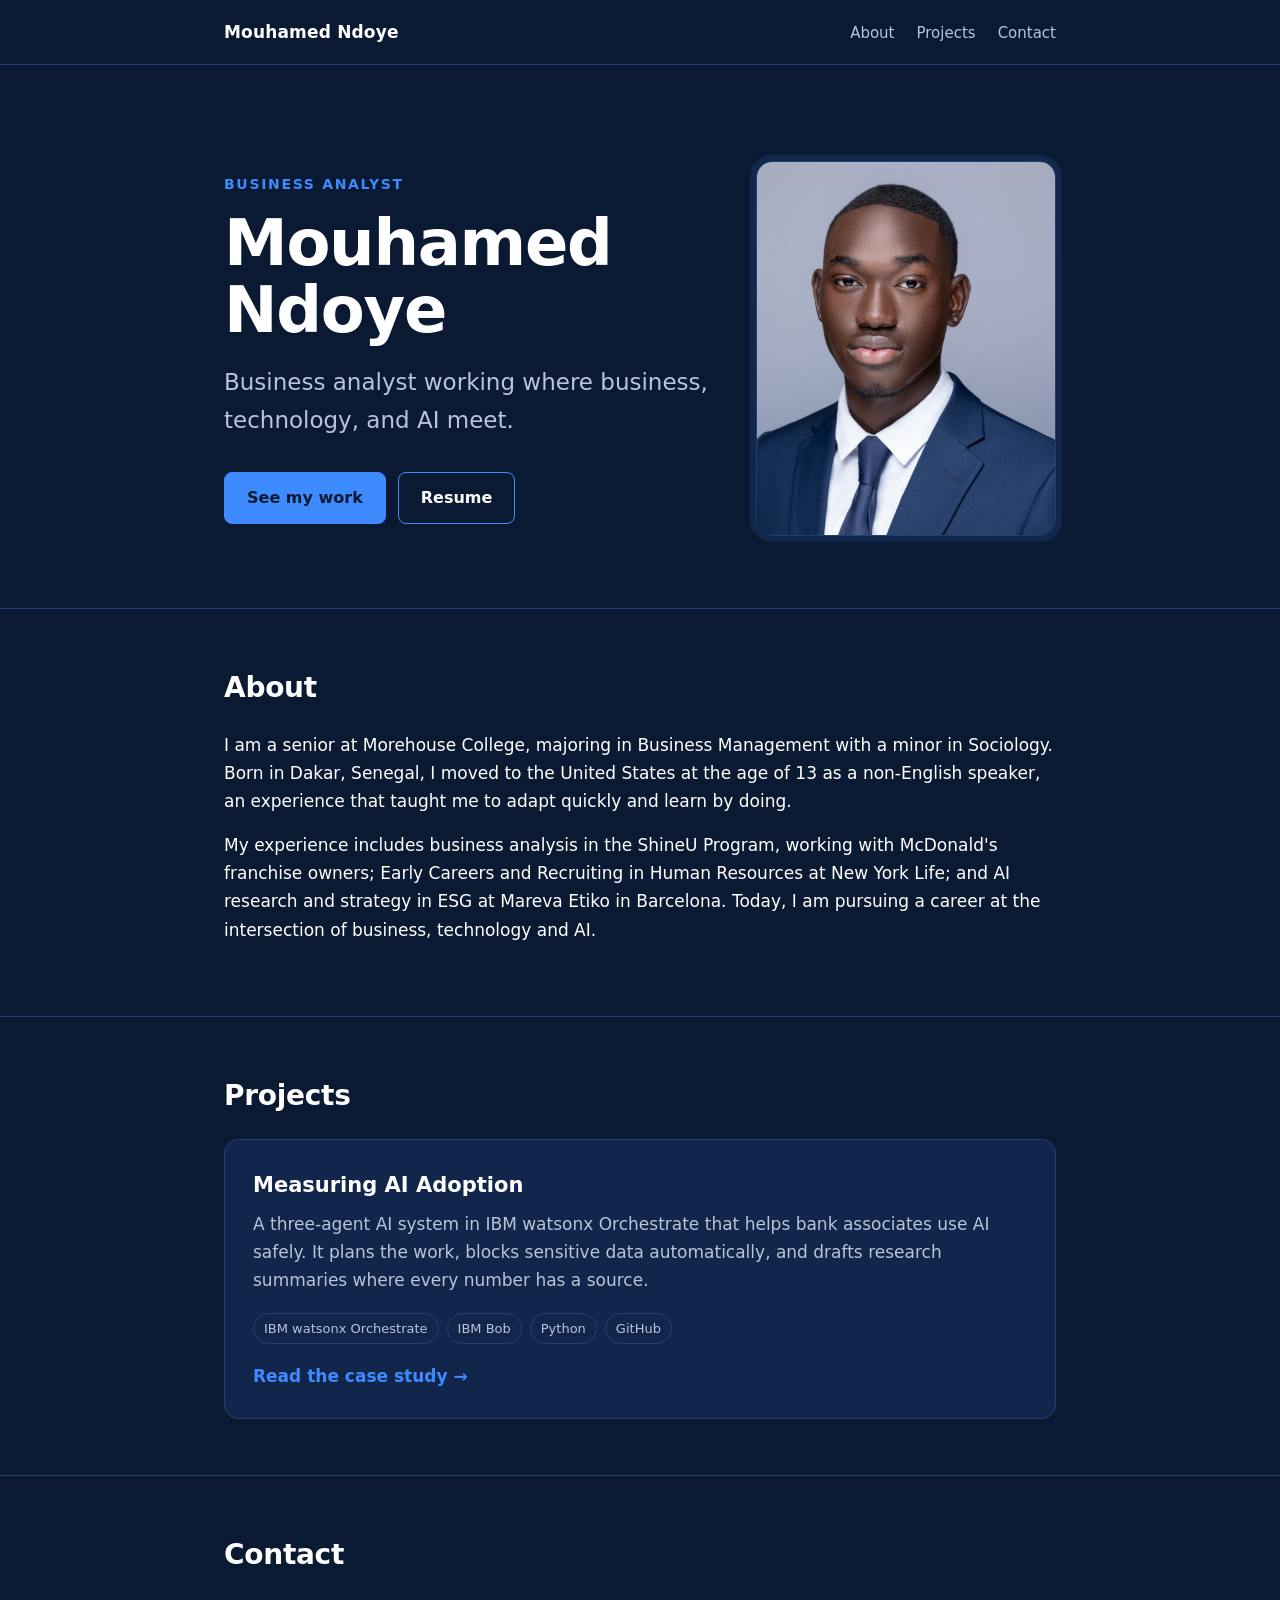
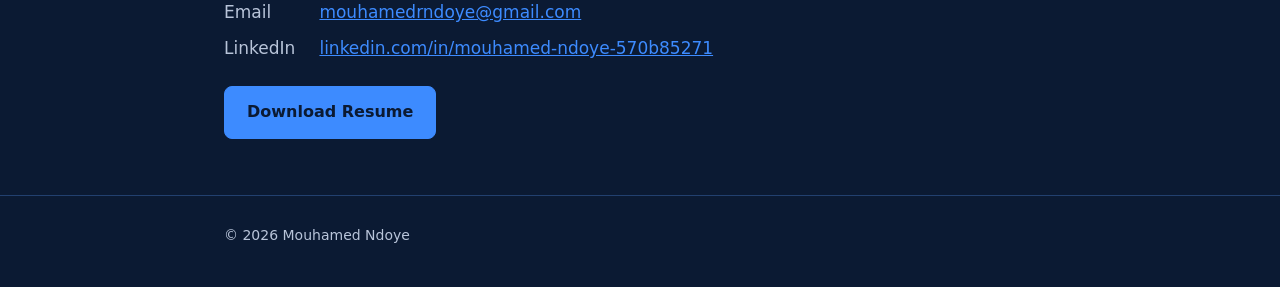
<file: index.html>
<!DOCTYPE html>
<html lang="en">
<head>
  <meta charset="UTF-8">
  <meta name="viewport" content="width=device-width, initial-scale=1">
  <title>Mouhamed Ndoye</title>
  <meta name="description" content="Mouhamed Ndoye, business analyst working where business, technology, and AI meet.">
  <link rel="stylesheet" href="style.css">
</head>
<body>
  <nav>
    <div class="wrap">
      <a class="brand" href="index.html">Mouhamed Ndoye</a>
      <ul>
        <li><a href="#about">About</a></li>
        <li><a href="#projects">Projects</a></li>
        <li><a href="#contact">Contact</a></li>
      </ul>
    </div>
  </nav>

  <header class="hero">
    <div class="wrap hero-grid">
      <div>
        <p class="eyebrow">Business Analyst</p>
        <h1>Mouhamed Ndoye</h1>
        <p class="lede">Business analyst working where business, technology, and AI meet.</p>
        <div class="buttons">
          <a class="btn btn-primary" href="#projects">See my work</a>
          <a class="btn btn-ghost" href="resume.pdf" target="_blank" rel="noopener">Resume</a>
        </div>
      </div>
      <img class="portrait" src="photo.jpg" alt="Portrait of Mouhamed Ndoye">
    </div>
  </header>

  <main>
    <section id="about">
      <div class="wrap">
        <h2>About</h2>
        <p>I am a senior at Morehouse College, majoring in Business Management with a minor in Sociology. Born in Dakar, Senegal, I moved to the United States at the age of 13 as a non-English speaker, an experience that taught me to adapt quickly and learn by doing.</p>
        <p>My experience includes business analysis in the ShineU Program, working with McDonald's franchise owners; Early Careers and Recruiting in Human Resources at New York Life; and AI research and strategy in ESG at Mareva Etiko in Barcelona. Today, I am pursuing a career at the intersection of business, technology and AI.</p>
      </div>
    </section>

    <section id="projects">
      <div class="wrap">
        <h2>Projects</h2>
        <a class="card" href="case-study.html">
          <h3>Measuring AI Adoption</h3>
          <p>A three-agent AI system in IBM watsonx Orchestrate that helps bank associates use AI safely. It plans the work, blocks sensitive data automatically, and drafts research summaries where every number has a source.</p>
          <div class="tags">
            <span class="tag">IBM watsonx Orchestrate</span>
            <span class="tag">IBM Bob</span>
            <span class="tag">Python</span>
            <span class="tag">GitHub</span>
          </div>
          <span class="more">Read the case study &rarr;</span>
        </a>
      </div>
    </section>

    <section id="contact">
      <div class="wrap">
        <h2>Contact</h2>
        <ul class="contact">
          <li><span>Email</span> <a href="mailto:mouhamedrndoye@gmail.com">mouhamedrndoye@gmail.com</a></li>
          <li><span>LinkedIn</span> <a href="https://www.linkedin.com/in/mouhamed-ndoye-570b85271" target="_blank" rel="noopener">linkedin.com/in/mouhamed-ndoye-570b85271</a></li>
        </ul>
        <a class="btn btn-primary" href="resume.pdf" target="_blank" rel="noopener">Download Resume</a>
      </div>
    </section>
  </main>

  <footer>
    <div class="wrap">&copy; 2026 Mouhamed Ndoye</div>
  </footer>
</body>
</html>
</file>
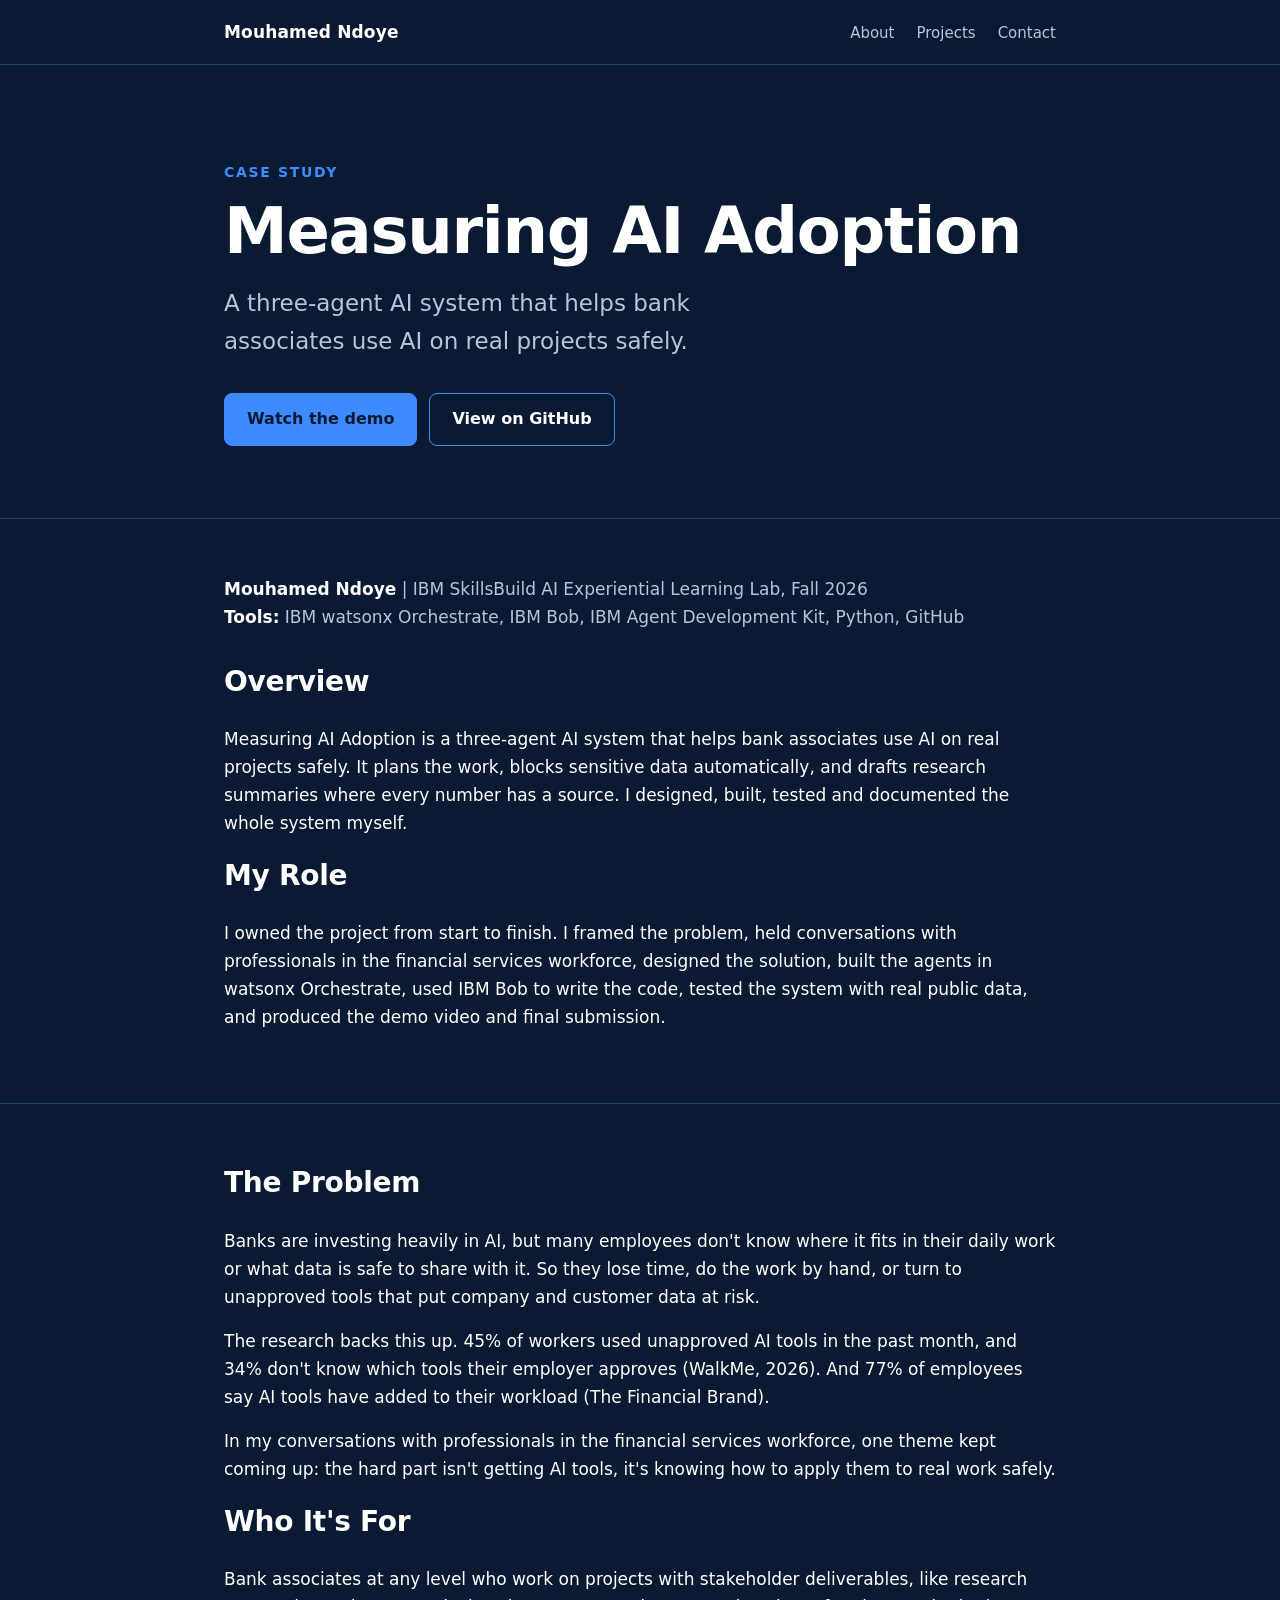
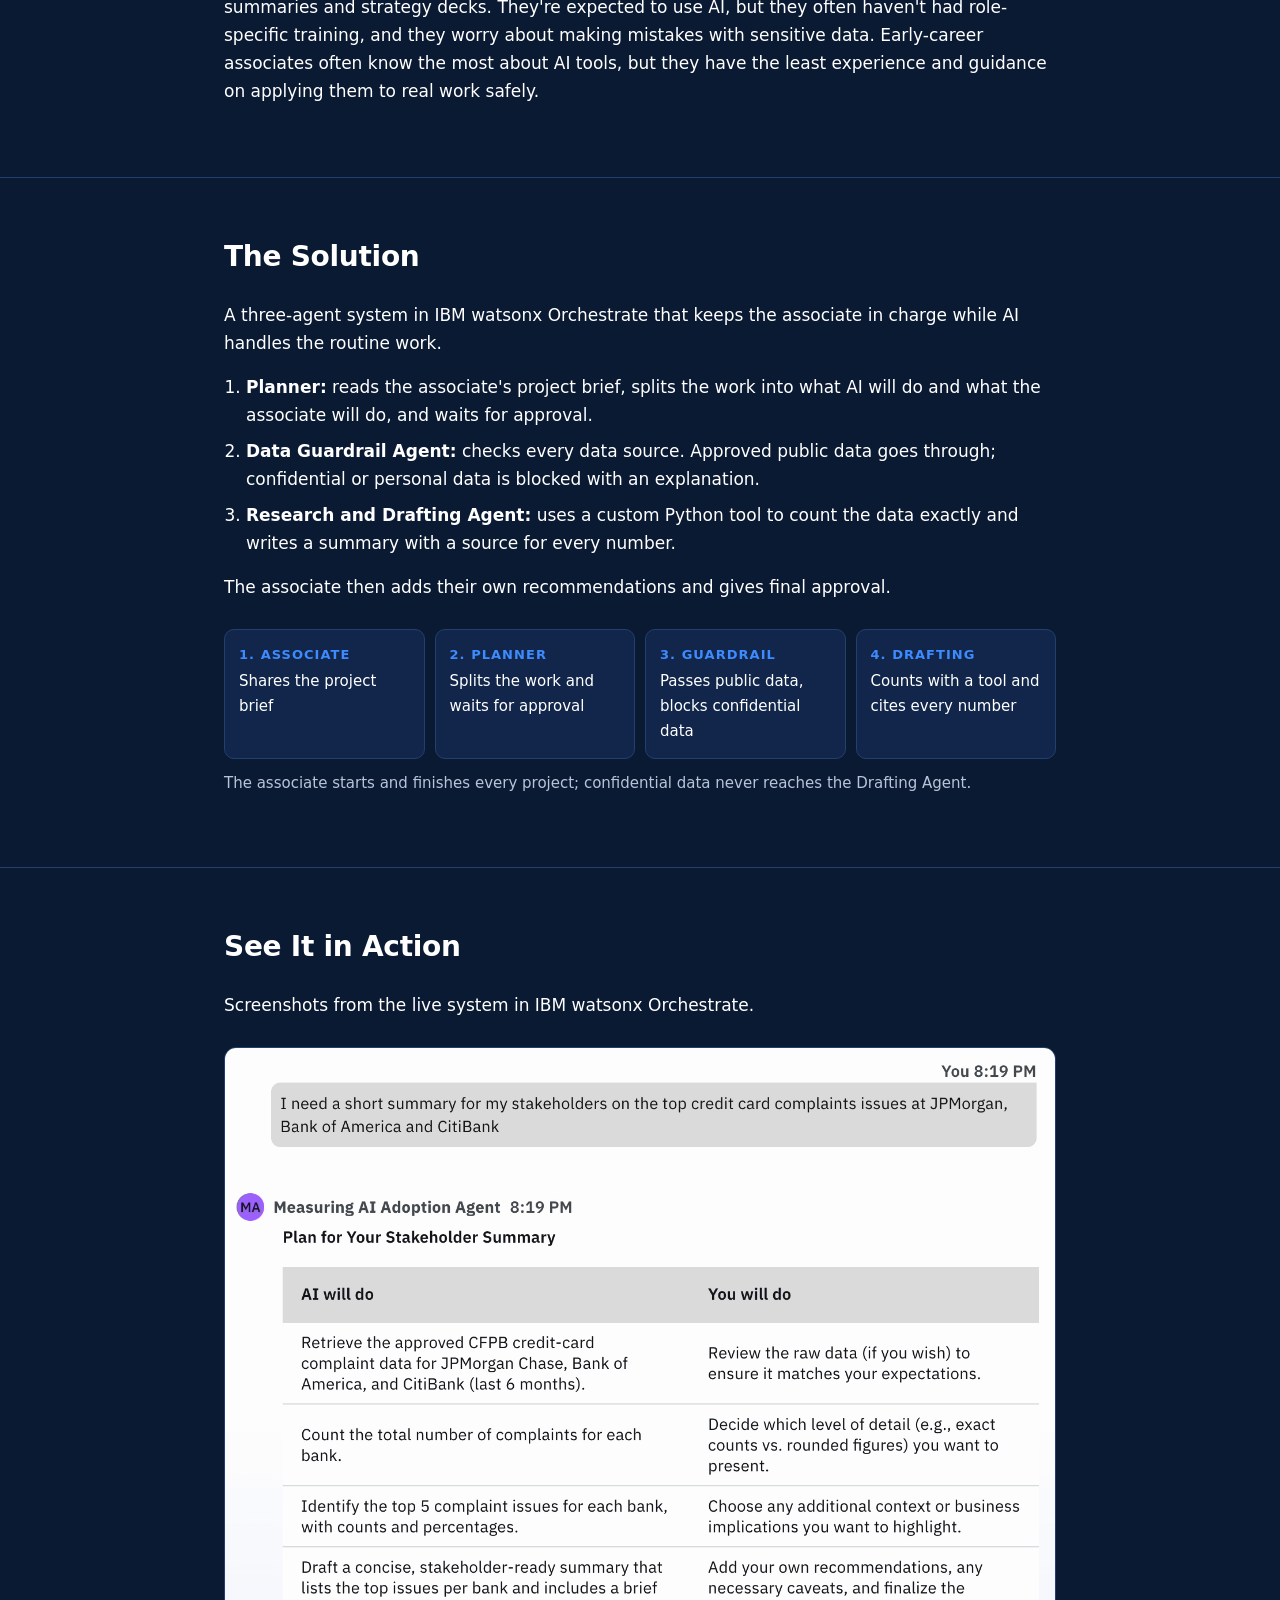
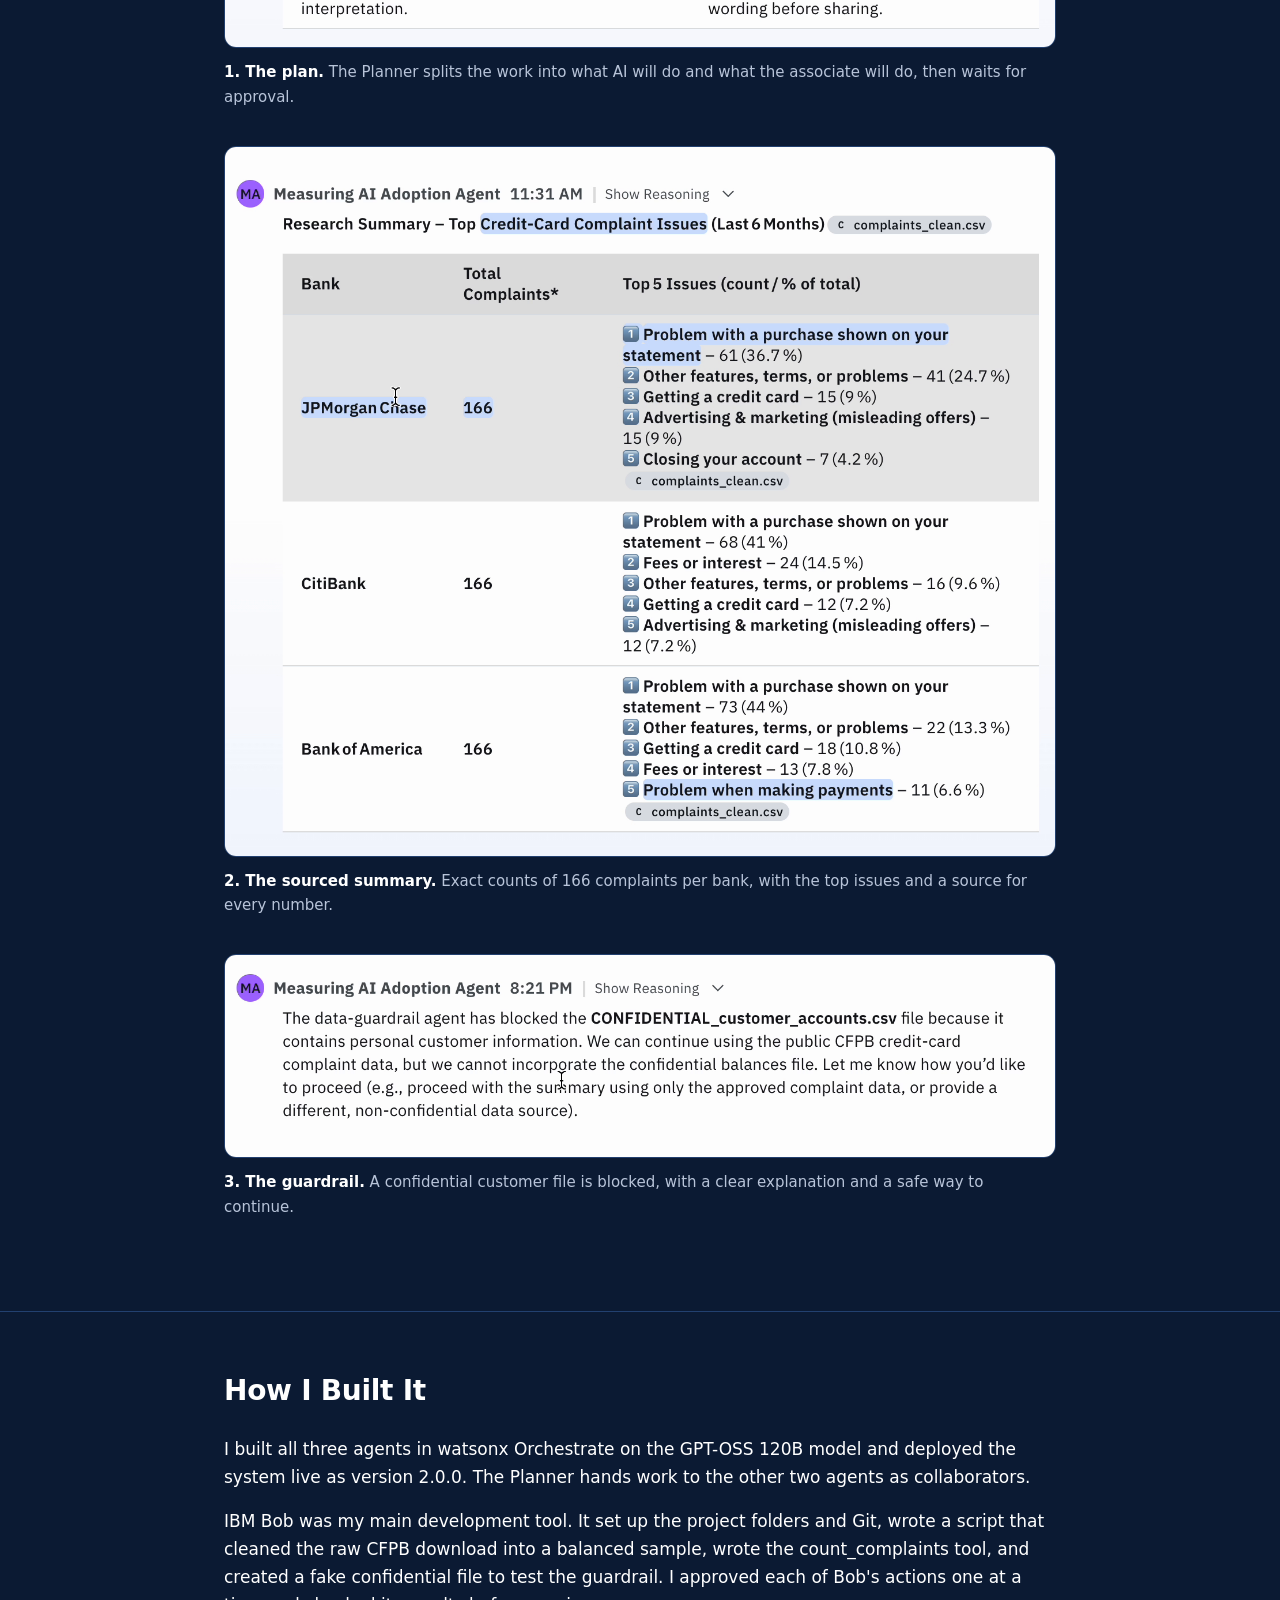
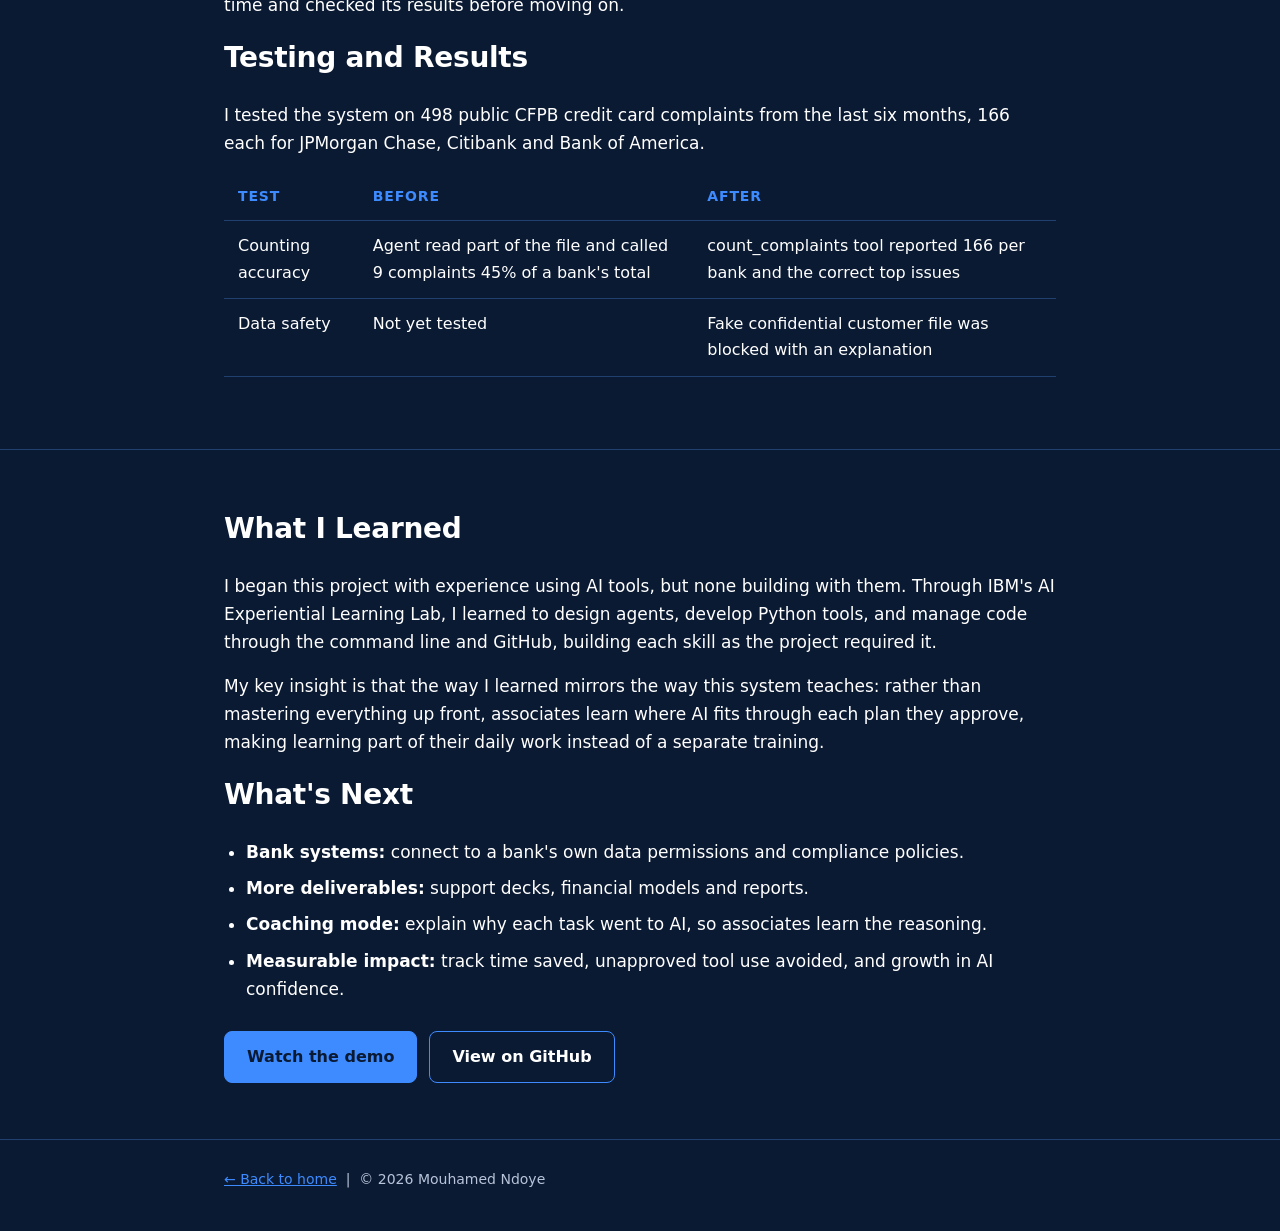
<file: case-study.html>
<!DOCTYPE html>
<html lang="en">
<head>
  <meta charset="UTF-8">
  <meta name="viewport" content="width=device-width, initial-scale=1">
  <title>Measuring AI Adoption | Mouhamed Ndoye</title>
  <meta name="description" content="Case study: a three-agent AI system in IBM watsonx Orchestrate that helps bank associates use AI safely.">
  <link rel="stylesheet" href="style.css">
</head>
<body>
  <nav>
    <div class="wrap">
      <a class="brand" href="index.html">Mouhamed Ndoye</a>
      <ul>
        <li><a href="index.html#about">About</a></li>
        <li><a href="index.html#projects">Projects</a></li>
        <li><a href="index.html#contact">Contact</a></li>
      </ul>
    </div>
  </nav>

  <header class="hero">
    <div class="wrap">
      <p class="eyebrow">Case Study</p>
      <h1>Measuring AI Adoption</h1>
      <p class="lede">A three-agent AI system that helps bank associates use AI on real projects safely.</p>
      <div class="buttons">
        <a class="btn btn-primary" href="https://youtu.be/lvUOonhr5vI" target="_blank" rel="noopener">Watch the demo</a>
        <a class="btn btn-ghost" href="https://github.com/mouhamedrndoye-glitch/measuring-ai-adoption" target="_blank" rel="noopener">View on GitHub</a>
      </div>
    </div>
  </header>

  <main class="case">
    <section>
      <div class="wrap">
        <p class="meta"><strong>Mouhamed Ndoye</strong> | IBM SkillsBuild AI Experiential Learning Lab, Fall 2026<br>
        <strong>Tools:</strong> IBM watsonx Orchestrate, IBM Bob, IBM Agent Development Kit, Python, GitHub</p>

        <h2>Overview</h2>
        <p>Measuring AI Adoption is a three-agent AI system that helps bank associates use AI on real projects safely. It plans the work, blocks sensitive data automatically, and drafts research summaries where every number has a source. I designed, built, tested and documented the whole system myself.</p>

        <h2>My Role</h2>
        <p>I owned the project from start to finish. I framed the problem, held conversations with professionals in the financial services workforce, designed the solution, built the agents in watsonx Orchestrate, used IBM Bob to write the code, tested the system with real public data, and produced the demo video and final submission.</p>
      </div>
    </section>

    <section>
      <div class="wrap">
        <h2>The Problem</h2>
        <p>Banks are investing heavily in AI, but many employees don't know where it fits in their daily work or what data is safe to share with it. So they lose time, do the work by hand, or turn to unapproved tools that put company and customer data at risk.</p>
        <p>The research backs this up. 45% of workers used unapproved AI tools in the past month, and 34% don't know which tools their employer approves (WalkMe, 2026). And 77% of employees say AI tools have added to their workload (The Financial Brand).</p>
        <p>In my conversations with professionals in the financial services workforce, one theme kept coming up: the hard part isn't getting AI tools, it's knowing how to apply them to real work safely.</p>

        <h2>Who It's For</h2>
        <p>Bank associates at any level who work on projects with stakeholder deliverables, like research summaries and strategy decks. They're expected to use AI, but they often haven't had role-specific training, and they worry about making mistakes with sensitive data. Early-career associates often know the most about AI tools, but they have the least experience and guidance on applying them to real work safely.</p>
      </div>
    </section>

    <section>
      <div class="wrap">
        <h2>The Solution</h2>
        <p>A three-agent system in IBM watsonx Orchestrate that keeps the associate in charge while AI handles the routine work.</p>
        <ol>
          <li><strong>Planner:</strong> reads the associate's project brief, splits the work into what AI will do and what the associate will do, and waits for approval.</li>
          <li><strong>Data Guardrail Agent:</strong> checks every data source. Approved public data goes through; confidential or personal data is blocked with an explanation.</li>
          <li><strong>Research and Drafting Agent:</strong> uses a custom Python tool to count the data exactly and writes a summary with a source for every number.</li>
        </ol>
        <p>The associate then adds their own recommendations and gives final approval.</p>

        <div class="flow" aria-label="How the system works">
          <div class="step"><b>1. Associate</b>Shares the project brief</div>
          <div class="step"><b>2. Planner</b>Splits the work and waits for approval</div>
          <div class="step"><b>3. Guardrail</b>Passes public data, blocks confidential data</div>
          <div class="step"><b>4. Drafting</b>Counts with a tool and cites every number</div>
        </div>
        <p class="caption">The associate starts and finishes every project; confidential data never reaches the Drafting Agent.</p>
      </div>
    </section>

    <section>
      <div class="wrap">
        <h2>See It in Action</h2>
        <p>Screenshots from the live system in IBM watsonx Orchestrate.</p>

        <figure class="shot">
          <img src="plan.png" alt="The Planner splits the project into what AI will do and what the associate will do, then waits for approval" loading="lazy">
          <figcaption><b>1. The plan.</b> The Planner splits the work into what AI will do and what the associate will do, then waits for approval.</figcaption>
        </figure>

        <figure class="shot">
          <img src="summary.png" alt="Research summary showing 166 complaints per bank with the top five issues, each with a source" loading="lazy">
          <figcaption><b>2. The sourced summary.</b> Exact counts of 166 complaints per bank, with the top issues and a source for every number.</figcaption>
        </figure>

        <figure class="shot">
          <img src="blocked.png" alt="The Data Guardrail Agent blocks a confidential customer accounts file and explains why" loading="lazy">
          <figcaption><b>3. The guardrail.</b> A confidential customer file is blocked, with a clear explanation and a safe way to continue.</figcaption>
        </figure>
      </div>
    </section>

    <section>
      <div class="wrap">
        <h2>How I Built It</h2>
        <p>I built all three agents in watsonx Orchestrate on the GPT-OSS 120B model and deployed the system live as version 2.0.0. The Planner hands work to the other two agents as collaborators.</p>
        <p>IBM Bob was my main development tool. It set up the project folders and Git, wrote a script that cleaned the raw CFPB download into a balanced sample, wrote the count_complaints tool, and created a fake confidential file to test the guardrail. I approved each of Bob's actions one at a time and checked its results before moving on.</p>

        <h2>Testing and Results</h2>
        <p>I tested the system on 498 public CFPB credit card complaints from the last six months, 166 each for JPMorgan Chase, Citibank and Bank of America.</p>
        <table>
          <thead>
            <tr><th>Test</th><th>Before</th><th>After</th></tr>
          </thead>
          <tbody>
            <tr>
              <td>Counting accuracy</td>
              <td>Agent read part of the file and called 9 complaints 45% of a bank's total</td>
              <td>count_complaints tool reported 166 per bank and the correct top issues</td>
            </tr>
            <tr>
              <td>Data safety</td>
              <td>Not yet tested</td>
              <td>Fake confidential customer file was blocked with an explanation</td>
            </tr>
          </tbody>
        </table>
      </div>
    </section>

    <section>
      <div class="wrap">
        <h2>What I Learned</h2>
        <p>I began this project with experience using AI tools, but none building with them. Through IBM's AI Experiential Learning Lab, I learned to design agents, develop Python tools, and manage code through the command line and GitHub, building each skill as the project required it.</p>
        <p>My key insight is that the way I learned mirrors the way this system teaches: rather than mastering everything up front, associates learn where AI fits through each plan they approve, making learning part of their daily work instead of a separate training.</p>

        <h2>What's Next</h2>
        <ul>
          <li><strong>Bank systems:</strong> connect to a bank's own data permissions and compliance policies.</li>
          <li><strong>More deliverables:</strong> support decks, financial models and reports.</li>
          <li><strong>Coaching mode:</strong> explain why each task went to AI, so associates learn the reasoning.</li>
          <li><strong>Measurable impact:</strong> track time saved, unapproved tool use avoided, and growth in AI confidence.</li>
        </ul>

        <div class="buttons" style="margin-top:28px">
          <a class="btn btn-primary" href="https://youtu.be/lvUOonhr5vI" target="_blank" rel="noopener">Watch the demo</a>
          <a class="btn btn-ghost" href="https://github.com/mouhamedrndoye-glitch/measuring-ai-adoption" target="_blank" rel="noopener">View on GitHub</a>
        </div>
      </div>
    </section>
  </main>

  <footer>
    <div class="wrap"><a href="index.html">&larr; Back to home</a> &nbsp;|&nbsp; &copy; 2026 Mouhamed Ndoye</div>
  </footer>
</body>
</html>
</file>
<file: style.css>
:root {
  --bg: #0b1a33;
  --bg-2: #11264a;
  --line: #22406f;
  --text: #ffffff;
  --muted: #b8c4d9;
  --accent: #3d8bff;
  --accent-ink: #0b1a33;
}

* { box-sizing: border-box; }

html { scroll-behavior: smooth; }

body {
  margin: 0;
  background: var(--bg);
  color: var(--text);
  font-family: "Inter", system-ui, -apple-system, "Segoe UI", Roboto, sans-serif;
  font-size: 17px;
  line-height: 1.65;
}

a { color: var(--accent); }

.wrap {
  max-width: 880px;
  margin: 0 auto;
  padding: 0 24px;
}

/* Navigation */
nav {
  border-bottom: 1px solid var(--line);
}
nav .wrap {
  display: flex;
  align-items: center;
  justify-content: space-between;
  gap: 16px;
  padding-top: 18px;
  padding-bottom: 18px;
}
nav .brand {
  color: var(--text);
  font-weight: 700;
  text-decoration: none;
  letter-spacing: 0.01em;
}
nav ul {
  list-style: none;
  display: flex;
  gap: 22px;
  margin: 0;
  padding: 0;
}
nav ul a {
  color: var(--muted);
  text-decoration: none;
  font-size: 15px;
}
nav ul a:hover { color: var(--text); }

/* Hero */
.hero {
  padding: 96px 0 72px;
}
.eyebrow {
  color: var(--accent);
  font-size: 14px;
  font-weight: 600;
  letter-spacing: 0.12em;
  text-transform: uppercase;
  margin: 0 0 14px;
}
h1 {
  font-size: clamp(40px, 7vw, 64px);
  line-height: 1.05;
  margin: 0 0 20px;
  letter-spacing: -0.02em;
}
.lede {
  font-size: clamp(19px, 2.6vw, 23px);
  color: var(--muted);
  max-width: 34ch;
  margin: 0 0 32px;
}

.hero-grid {
  display: grid;
  grid-template-columns: 1fr 300px;
  gap: 48px;
  align-items: center;
}
.portrait {
  width: 100%;
  aspect-ratio: 4 / 5;
  object-fit: cover;
  object-position: center top;
  border-radius: 16px;
  border: 1px solid var(--line);
  box-shadow: 0 0 0 6px rgba(61, 139, 255, 0.12);
}

/* Sections */
section { padding: 56px 0; border-top: 1px solid var(--line); }
h2 {
  font-size: 28px;
  margin: 0 0 20px;
  letter-spacing: -0.01em;
}
h3 { font-size: 21px; margin: 0 0 8px; }
p { margin: 0 0 16px; }
.muted { color: var(--muted); }

/* Buttons */
.buttons { display: flex; flex-wrap: wrap; gap: 12px; }
.btn {
  display: inline-block;
  padding: 12px 22px;
  border-radius: 8px;
  font-weight: 600;
  font-size: 16px;
  text-decoration: none;
  border: 1.5px solid var(--accent);
  transition: background 0.15s, color 0.15s;
}
.btn-primary { background: var(--accent); color: var(--accent-ink); }
.btn-primary:hover { background: #6aa6ff; border-color: #6aa6ff; }
.btn-ghost { background: transparent; color: var(--text); }
.btn-ghost:hover { background: var(--accent); color: var(--accent-ink); }

/* Project card */
.card {
  display: block;
  background: var(--bg-2);
  border: 1px solid var(--line);
  border-radius: 14px;
  padding: 28px;
  color: var(--text);
  text-decoration: none;
  transition: border-color 0.15s, transform 0.15s;
}
.card:hover { border-color: var(--accent); transform: translateY(-2px); }
.card p { color: var(--muted); }
.tags { display: flex; flex-wrap: wrap; gap: 8px; margin: 18px 0; }
.tag {
  font-size: 13px;
  padding: 4px 10px;
  border-radius: 999px;
  border: 1px solid var(--line);
  color: var(--muted);
}
.card .more { color: var(--accent); font-weight: 600; }

/* Contact list */
.contact { list-style: none; padding: 0; margin: 0 0 24px; }
.contact li { margin-bottom: 8px; }
.contact span { color: var(--muted); display: inline-block; min-width: 90px; }

/* Case study */
.meta { color: var(--muted); margin-bottom: 28px; }
.meta strong { color: var(--text); }
.case ol, .case ul { padding-left: 22px; margin: 0 0 16px; }
.case li { margin-bottom: 8px; }

.flow {
  display: grid;
  grid-template-columns: repeat(4, 1fr);
  gap: 10px;
  margin: 28px 0 12px;
}
.step {
  background: var(--bg-2);
  border: 1px solid var(--line);
  border-radius: 10px;
  padding: 14px;
  font-size: 15px;
}
.step b { display: block; color: var(--accent); font-size: 13px; letter-spacing: 0.08em; text-transform: uppercase; margin-bottom: 4px; }
.caption { font-size: 15px; color: var(--muted); }

.shot { margin: 28px 0 36px; }
.shot img {
  display: block;
  width: 100%;
  height: auto;
  border-radius: 12px;
  border: 1px solid var(--line);
  background: #fff;
}
.shot figcaption {
  margin-top: 12px;
  font-size: 15px;
  color: var(--muted);
}
.shot figcaption b { color: var(--text); }

table {
  width: 100%;
  border-collapse: collapse;
  margin: 8px 0 16px;
  font-size: 16px;
}
th, td {
  text-align: left;
  vertical-align: top;
  padding: 12px 14px;
  border-bottom: 1px solid var(--line);
}
th { color: var(--accent); font-size: 14px; text-transform: uppercase; letter-spacing: 0.06em; }

footer {
  border-top: 1px solid var(--line);
  padding: 28px 0 40px;
  color: var(--muted);
  font-size: 14px;
}

/* Phones */
@media (max-width: 640px) {
  body { font-size: 16px; }
  .wrap { padding: 0 16px; }
  nav ul { gap: 14px; }
  .hero { padding: 48px 0 48px; }
  .hero-grid { grid-template-columns: 1fr; gap: 32px; }
  .portrait { max-width: 260px; order: -1; }
  .flow { grid-template-columns: 1fr 1fr; }
  th, td { padding: 10px 8px; }
}
</file>
